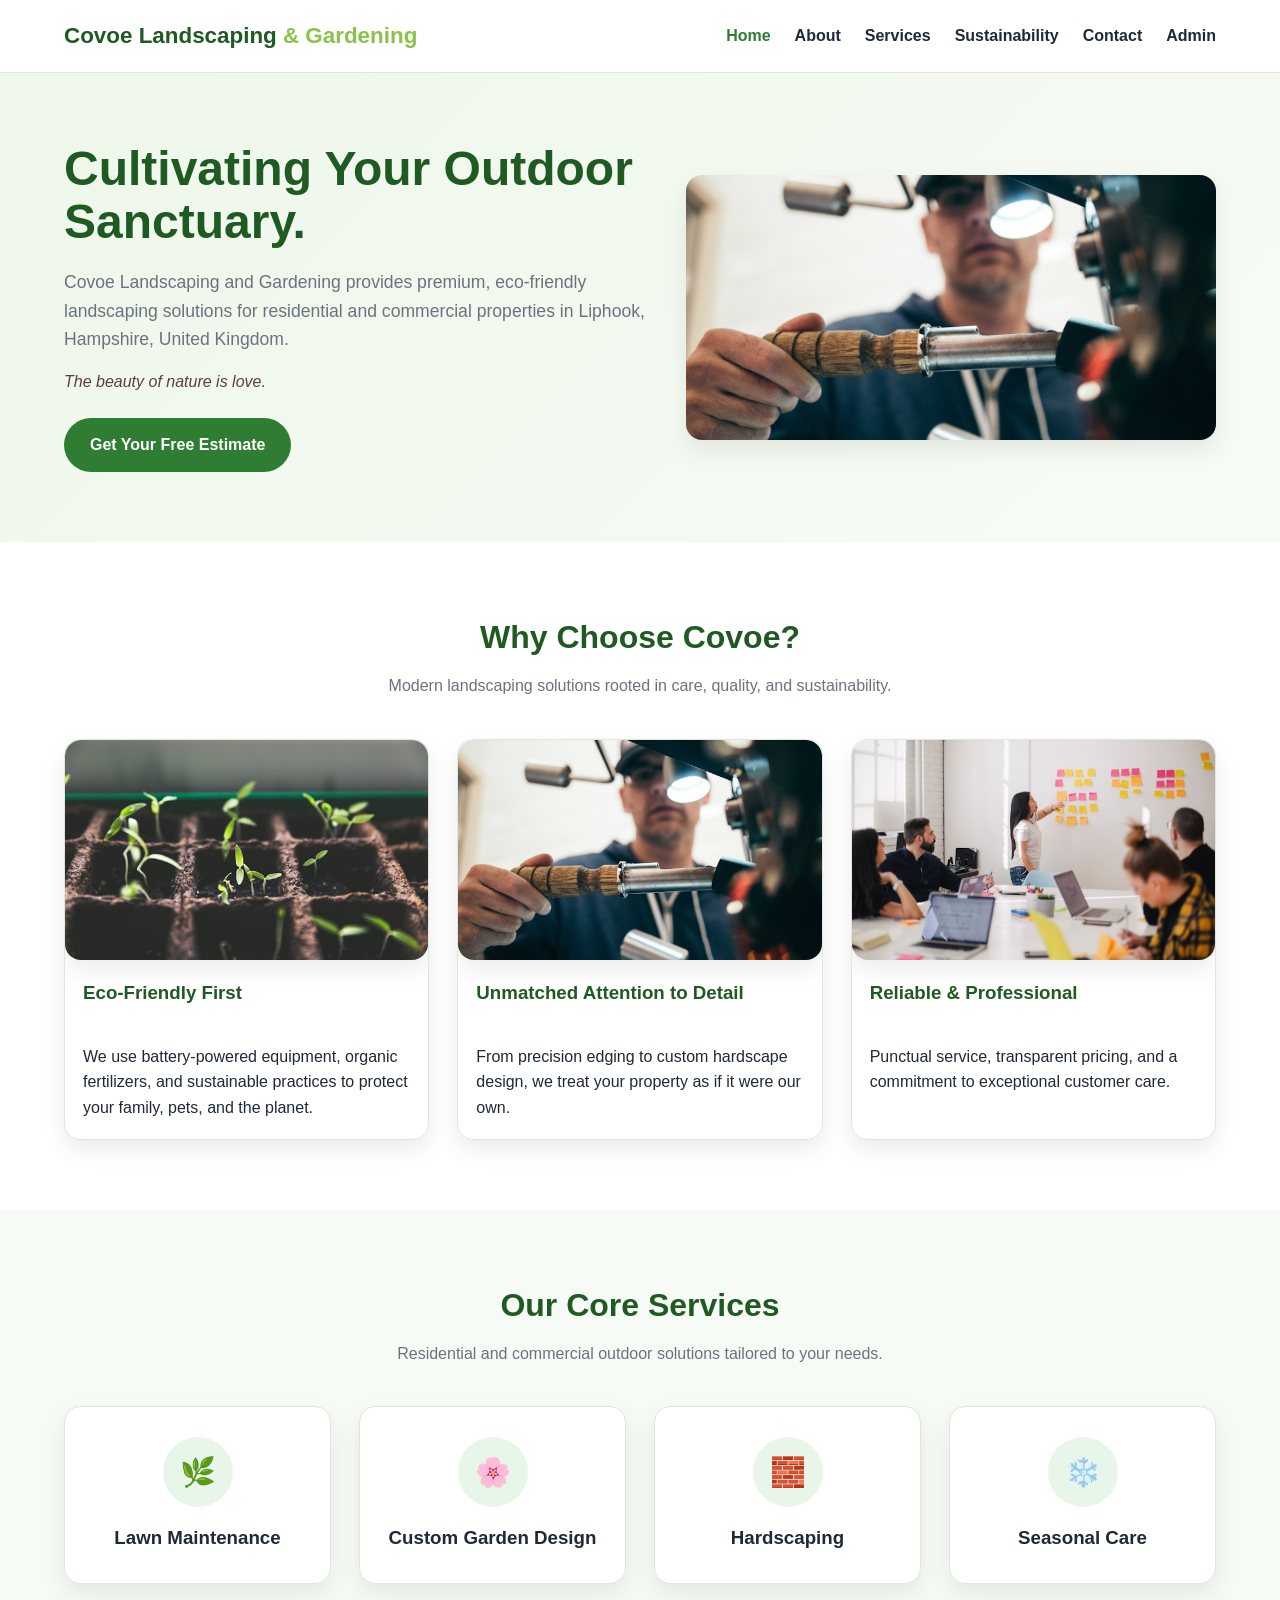
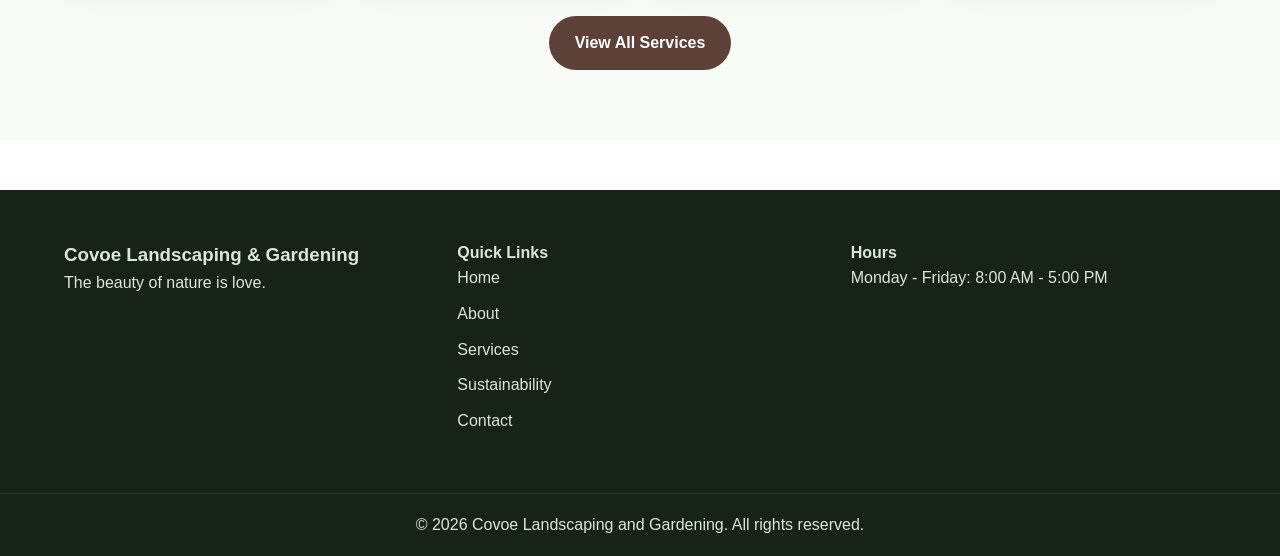
<file: index.html>
<!DOCTYPE html>
<html lang="en">
<head>
  <meta charset="UTF-8" />
  <meta name="viewport" content="width=device-width, initial-scale=1.0" />
  <meta name="description" content="Covoe Landscaping and Gardening provides premium, eco-friendly landscaping solutions for residential and commercial properties." />
  <meta name="google-site-verification" content="add_your_google_verification_code_here" />
  <title>Covoe Landscaping and Gardening | Home</title>
  <link rel="stylesheet" href="css/style.css" />
</head>
<body>
  <header class="site-header">
    <div class="container nav-container">
      <a href="index.html" class="logo">Covoe Landscaping <span>& Gardening</span></a>
      <button class="menu-toggle" id="menu-toggle" aria-label="Toggle Menu">☰</button>
      <nav class="nav" id="nav">
        <ul>
          <li><a href="index.html" class="active">Home</a></li>
          <li><a href="about.html">About</a></li>
          <li><a href="services.html">Services</a></li>
          <li><a href="sustainability.html">Sustainability</a></li>
          <li><a href="contact.html">Contact</a></li>
          <li><a href="admin.html">Admin</a></li>
        </ul>
      </nav>
    </div>
  </header>

  <main>
    <section class="hero">
      <div class="hero-overlay"></div>
      <div class="container hero-content">
        <div class="hero-text">
          <h1>Cultivating Your Outdoor Sanctuary.</h1>
          <p class="subheadline">
            Covoe Landscaping and Gardening provides premium, eco-friendly landscaping
            solutions for residential and commercial properties in Liphook, Hampshire, United Kingdom.
          </p>
          <p class="tagline">The beauty of nature is love.</p>
          <a href="contact.html" class="btn btn-primary">Get Your Free Estimate</a>
        </div>
        <div class="hero-image">
          <img src="images/hero-placeholder.jpg" alt="Hero banner placeholder for landscaped lawn and hardscaping" />
        </div>
      </div>
    </section>

    <section class="section">
      <div class="container">
        <div class="section-title">
          <h2>Why Choose Covoe?</h2>
          <p>Modern landscaping solutions rooted in care, quality, and sustainability.</p>
        </div>

        <div class="feature-grid">
          <article class="feature-card">
            <img src="images/eco-placeholder.jpg" alt="Placeholder image for eco-friendly landscaping" />
            <h3>Eco-Friendly First</h3>
            <p>
              We use battery-powered equipment, organic fertilizers, and sustainable
              practices to protect your family, pets, and the planet.
            </p>
          </article>

          <article class="feature-card">
            <img src="images/detail-placeholder.jpg" alt="Placeholder image for detailed lawn edging and stone walkway" />
            <h3>Unmatched Attention to Detail</h3>
            <p>
              From precision edging to custom hardscape design, we treat your property
              as if it were our own.
            </p>
          </article>

          <article class="feature-card">
            <img src="images/professional-placeholder.jpg" alt="Placeholder image for professional landscaping team" />
            <h3>Reliable & Professional</h3>
            <p>
              Punctual service, transparent pricing, and a commitment to exceptional
              customer care.
            </p>
          </article>
        </div>
      </div>
    </section>

    <section class="section section-light">
      <div class="container">
        <div class="section-title">
          <h2>Our Core Services</h2>
          <p>Residential and commercial outdoor solutions tailored to your needs.</p>
        </div>

        <div class="services-grid">
          <div class="service-box">
            <div class="icon-circle">🌿</div>
            <h3>Lawn Maintenance</h3>
          </div>
          <div class="service-box">
            <div class="icon-circle">🌸</div>
            <h3>Custom Garden Design</h3>
          </div>
          <div class="service-box">
            <div class="icon-circle">🧱</div>
            <h3>Hardscaping</h3>
          </div>
          <div class="service-box">
            <div class="icon-circle">❄️</div>
            <h3>Seasonal Care</h3>
          </div>
        </div>

        <div class="center">
          <a href="services.html" class="btn btn-secondary">View All Services</a>
        </div>
      </div>
    </section>
  </main>

  <footer class="site-footer">
    <div class="container footer-grid">
      <div>
        <h3>Covoe Landscaping & Gardening</h3>
        <p>The beauty of nature is love.</p>
      </div>
      <div>
        <h4>Quick Links</h4>
        <ul class="footer-links">
          <li><a href="index.html">Home</a></li>
          <li><a href="about.html">About</a></li>
          <li><a href="services.html">Services</a></li>
          <li><a href="sustainability.html">Sustainability</a></li>
          <li><a href="contact.html">Contact</a></li>
        </ul>
      </div>
      <div>
        <h4>Hours</h4>
        <ul class="footer-links">
          <li>Monday - Friday: 8:00 AM - 5:00 PM</li>
        </ul>
      </div>
    </div>
    <div class="footer-bottom">
      <p>&copy; 2026 Covoe Landscaping and Gardening. All rights reserved.</p>
    </div>
  </footer>

  <script src="js/script.js"></script>
</body>
</html>
</file>
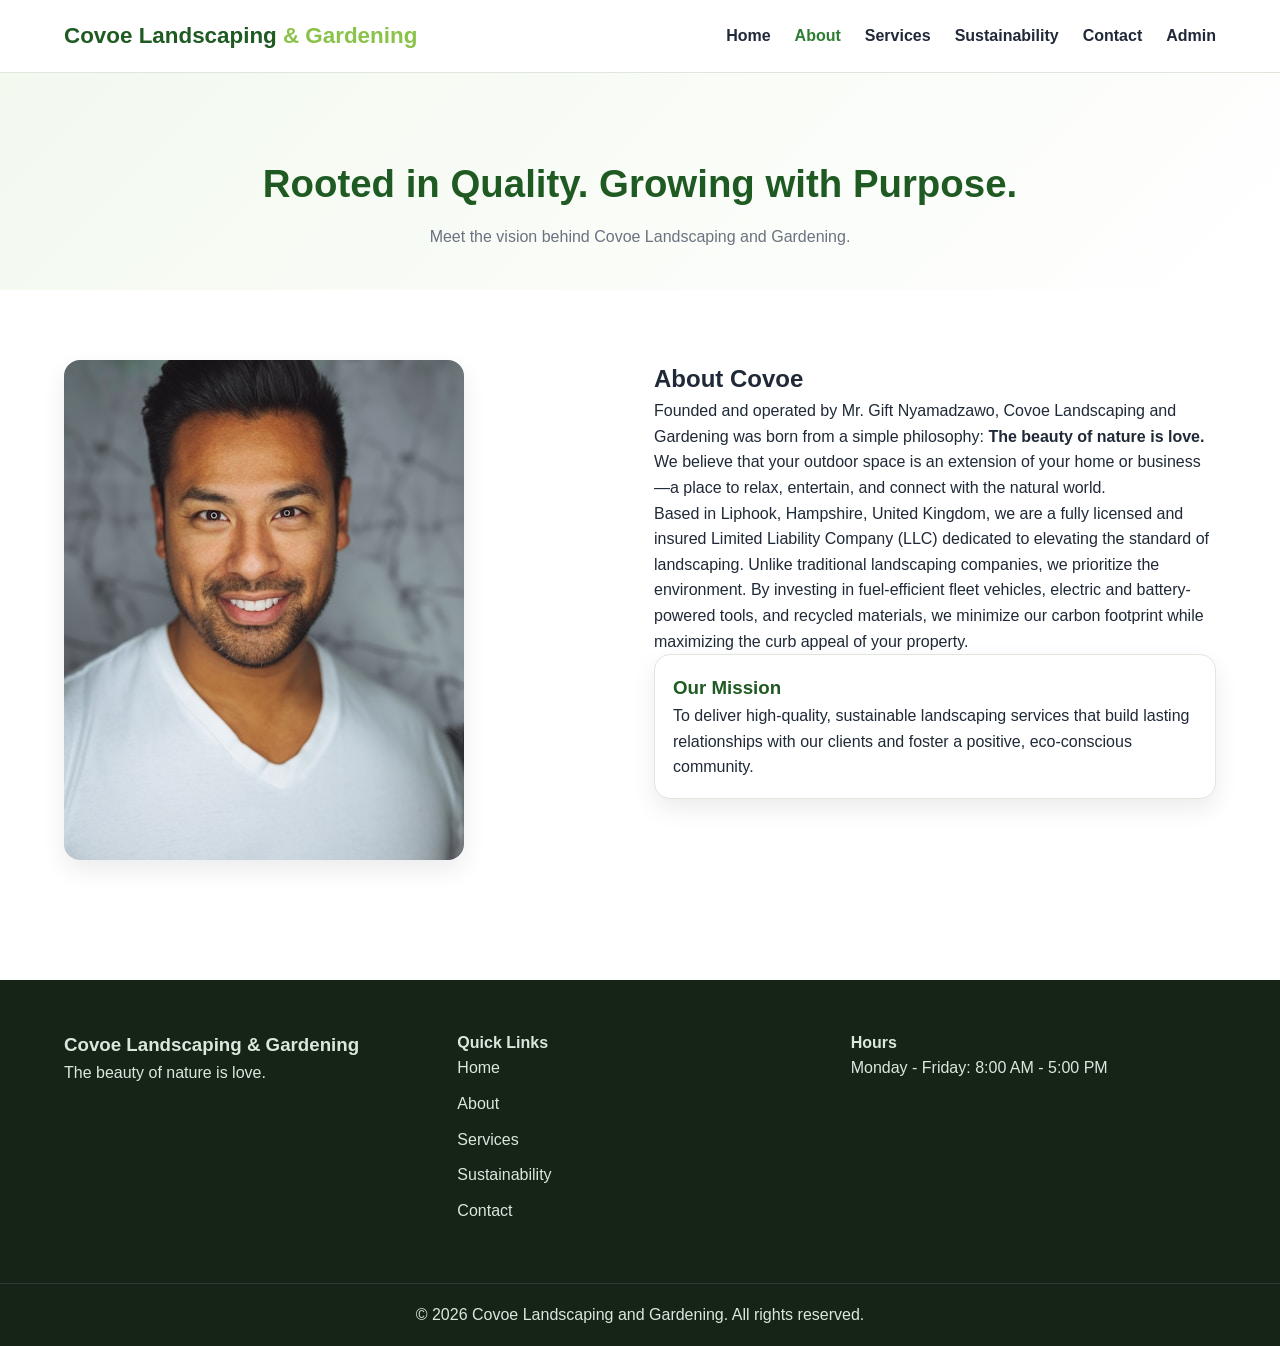
<file: about.html>
<!DOCTYPE html>
<html lang="en">
<head>
  <meta charset="UTF-8" />
  <meta name="viewport" content="width=device-width, initial-scale=1.0" />
  <meta name="description" content="Learn about Covoe Landscaping and Gardening, founded by Mr. Gift Nyamadzawo." />
  <meta name="google-site-verification" content="add_your_google_verification_code_here" />
  <title>About Us | Covoe Landscaping and Gardening</title>
  <link rel="stylesheet" href="css/style.css" />
</head>
<body>
  <header class="site-header">
    <div class="container nav-container">
      <a href="index.html" class="logo">Covoe Landscaping <span>& Gardening</span></a>
      <button class="menu-toggle" id="menu-toggle" aria-label="Toggle Menu">☰</button>
      <nav class="nav" id="nav">
        <ul>
          <li><a href="index.html">Home</a></li>
          <li><a href="about.html" class="active">About</a></li>
          <li><a href="services.html">Services</a></li>
          <li><a href="sustainability.html">Sustainability</a></li>
          <li><a href="contact.html">Contact</a></li>
          <li><a href="admin.html">Admin</a></li>
        </ul>
      </nav>
    </div>
  </header>

  <main>
    <section class="page-banner">
      <div class="container">
        <h1>Rooted in Quality. Growing with Purpose.</h1>
        <p>Meet the vision behind Covoe Landscaping and Gardening.</p>
      </div>
    </section>

    <section class="section">
      <div class="container two-column">
        <div>
          <img src="images/founder-placeholder.jpg" alt="Founder portrait placeholder" class="rounded-image" />
        </div>
        <div>
          <h2>About Covoe</h2>
          <p>
            Founded and operated by Mr. Gift Nyamadzawo, Covoe Landscaping and Gardening
            was born from a simple philosophy: <strong>The beauty of nature is love.</strong>
            We believe that your outdoor space is an extension of your home or business—a
            place to relax, entertain, and connect with the natural world.
          </p>
          <p>
            Based in Liphook, Hampshire, United Kingdom, we are a fully licensed and insured Limited Liability
            Company (LLC) dedicated to elevating the standard of landscaping. Unlike
            traditional landscaping companies, we prioritize the environment. By investing
            in fuel-efficient fleet vehicles, electric and battery-powered tools, and
            recycled materials, we minimize our carbon footprint while maximizing the curb
            appeal of your property.
          </p>
          <div class="mission-box">
            <h3>Our Mission</h3>
            <p>
              To deliver high-quality, sustainable landscaping services that build lasting
              relationships with our clients and foster a positive, eco-conscious community.
            </p>
          </div>
        </div>
      </div>
    </section>
  </main>

  <footer class="site-footer">
    <div class="container footer-grid">
      <div>
        <h3>Covoe Landscaping & Gardening</h3>
        <p>The beauty of nature is love.</p>
      </div>
      <div>
        <h4>Quick Links</h4>
        <ul class="footer-links">
          <li><a href="index.html">Home</a></li>
          <li><a href="about.html">About</a></li>
          <li><a href="services.html">Services</a></li>
          <li><a href="sustainability.html">Sustainability</a></li>
          <li><a href="contact.html">Contact</a></li>
        </ul>
      </div>
      <div>
        <h4>Hours</h4>
        <ul class="footer-links">
          <li>Monday - Friday: 8:00 AM - 5:00 PM</li>
        </ul>
      </div>
    </div>
    <div class="footer-bottom">
      <p>&copy; 2026 Covoe Landscaping and Gardening. All rights reserved.</p>
    </div>
  </footer>

  <script src="js/script.js"></script>
</body>
</html>
</file>
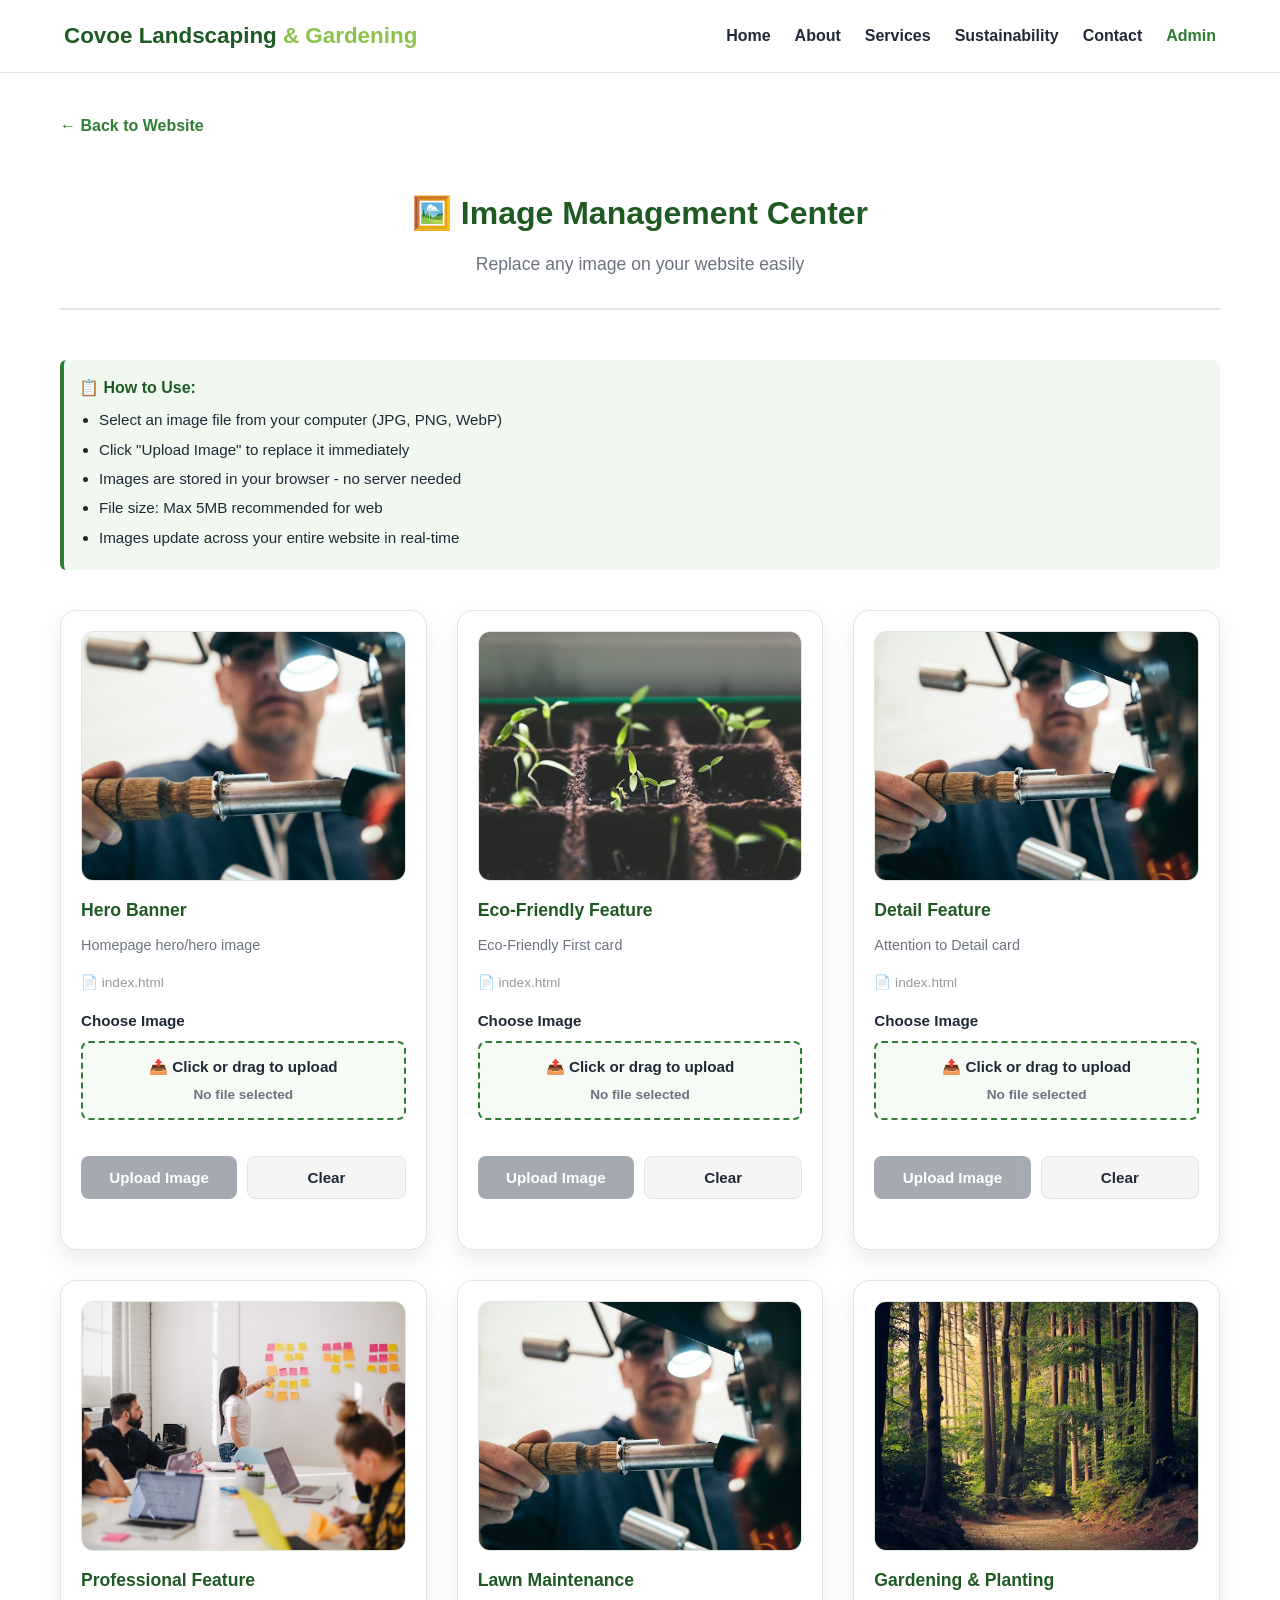
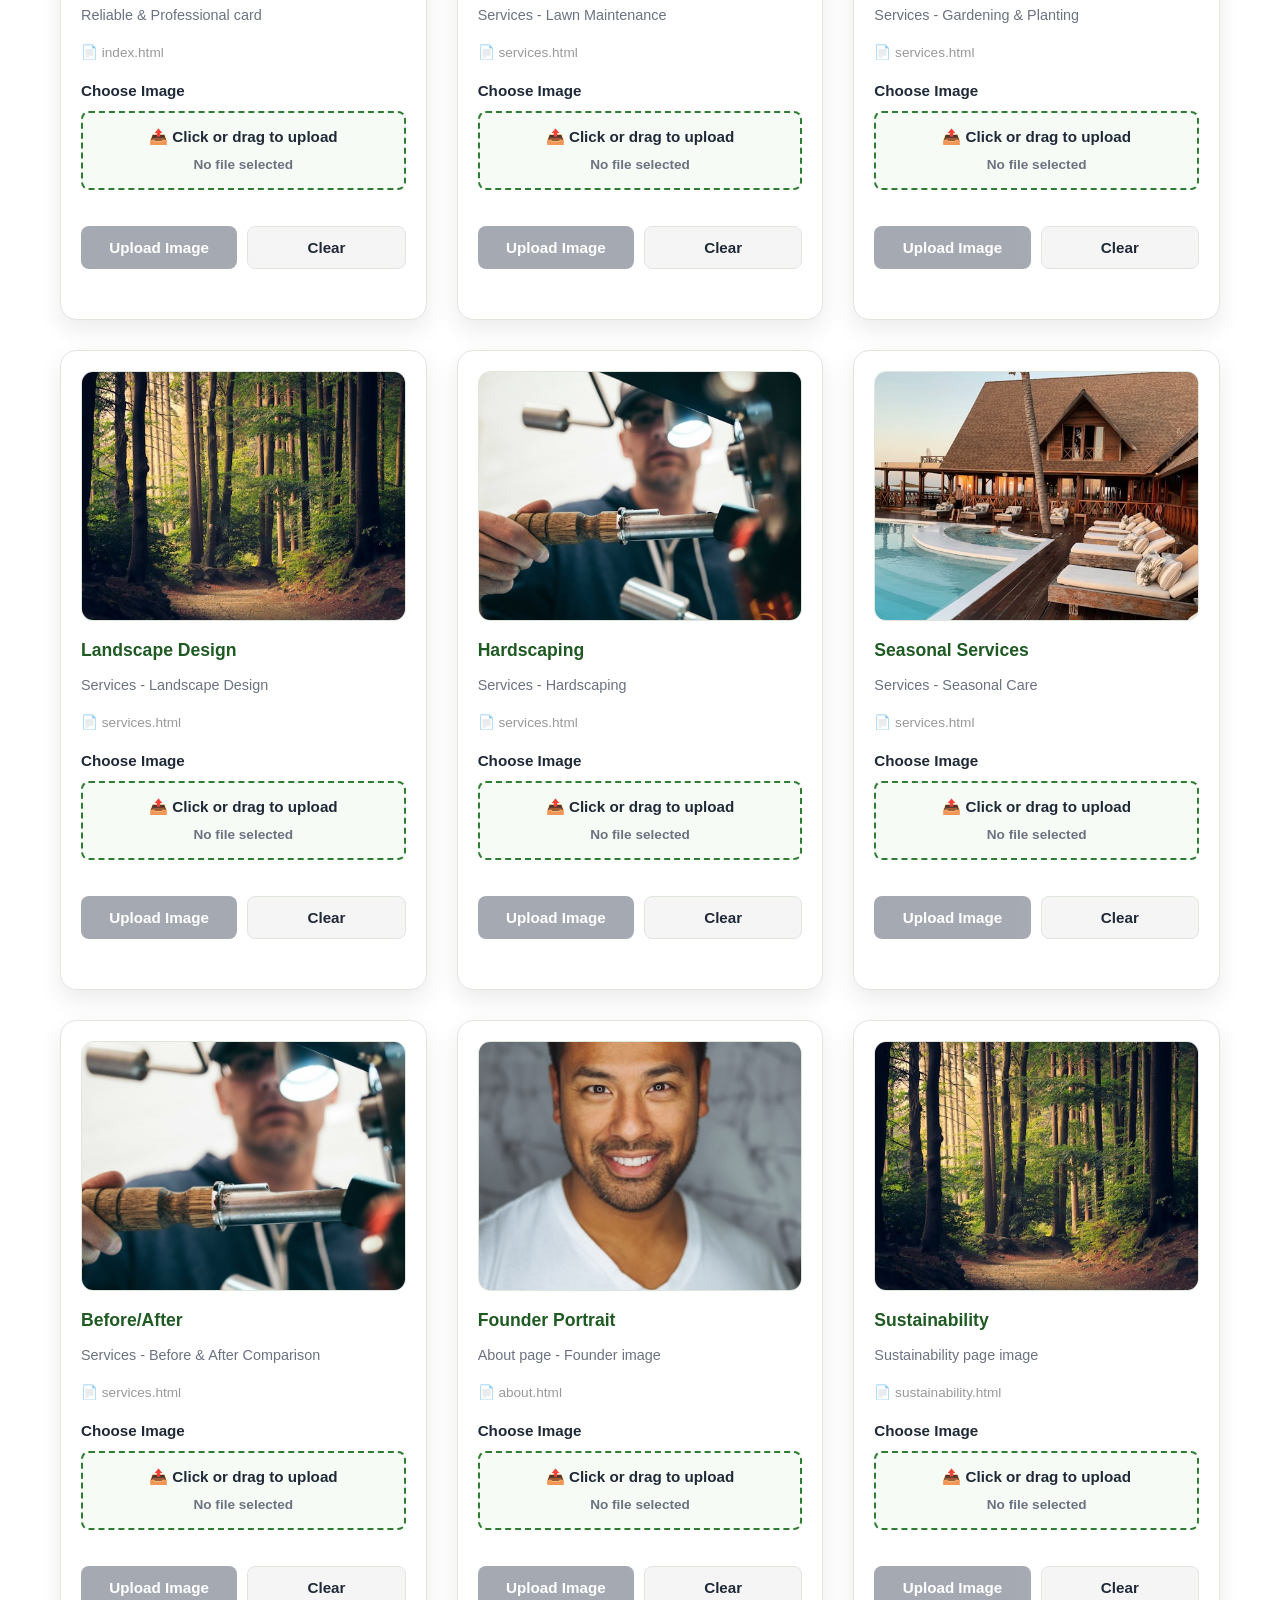
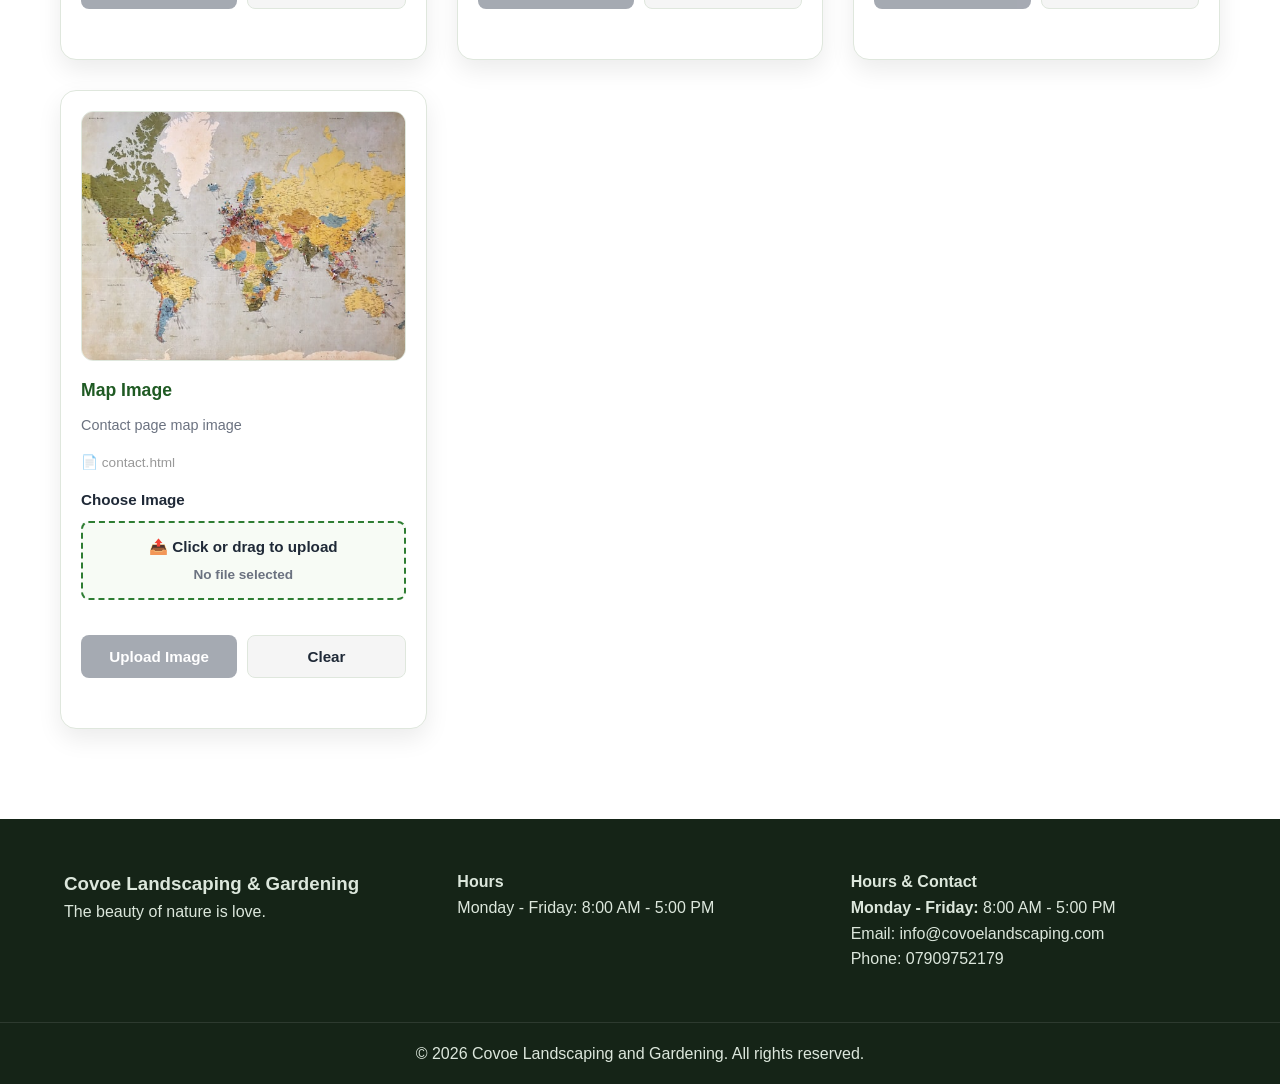
<file: admin.html>
<!DOCTYPE html>
<html lang="en">
<head>
  <meta charset="UTF-8" />
  <meta name="viewport" content="width=device-width, initial-scale=1.0" />
  <meta name="description" content="Covoe Landscaping - Image Management Admin Panel" />
  <meta name="google-site-verification" content="add_your_google_verification_code_here" />
  <title>Admin - Image Management | Covoe Landscaping</title>
  <link rel="stylesheet" href="css/style.css" />
  <style>
    .admin-container {
      max-width: 1200px;
      margin: 0 auto;
      padding: 40px 20px;
    }

    .admin-header {
      text-align: center;
      margin-bottom: 50px;
      padding: 30px 0;
      border-bottom: 2px solid var(--border);
    }

    .admin-header h1 {
      color: var(--primary-dark);
      margin-bottom: 10px;
    }

    .admin-header p {
      color: var(--muted);
      font-size: 1.1rem;
    }

    .image-grid {
      display: grid;
      grid-template-columns: repeat(auto-fit, minmax(300px, 1fr));
      gap: 30px;
      margin-top: 40px;
    }

    .image-card {
      background: var(--white);
      border: 1px solid var(--border);
      border-radius: var(--radius);
      box-shadow: var(--shadow);
      padding: 20px;
      overflow: hidden;
    }

    .image-preview {
      width: 100%;
      height: 250px;
      border-radius: 12px;
      object-fit: cover;
      margin-bottom: 15px;
      border: 1px solid var(--border);
    }

    .image-card h3 {
      color: var(--primary-dark);
      font-size: 1.1rem;
      margin-bottom: 10px;
    }

    .image-card p {
      color: var(--muted);
      font-size: 0.9rem;
      margin-bottom: 15px;
    }

    .upload-section {
      margin-bottom: 20px;
    }

    .upload-section label {
      display: block;
      font-weight: 700;
      margin-bottom: 8px;
      color: var(--text);
      font-size: 0.95rem;
    }

    .file-input-wrapper {
      position: relative;
      overflow: hidden;
      display: inline-block;
      width: 100%;
    }

    .file-input-wrapper input[type="file"] {
      position: absolute;
      left: -9999px;
    }

    .file-input-label {
      display: block;
      padding: 12px;
      background: var(--light);
      border: 2px dashed var(--primary);
      border-radius: 8px;
      text-align: center;
      cursor: pointer;
      color: var(--primary);
      font-weight: 600;
      transition: all var(--transition);
    }

    .file-input-label:hover {
      background: var(--primary);
      color: var(--white);
    }

    .file-name {
      display: block;
      font-size: 0.85rem;
      color: var(--muted);
      margin-top: 5px;
    }

    .button-group {
      display: flex;
      gap: 10px;
      margin-top: 15px;
    }

    .upload-btn,
    .clear-btn {
      flex: 1;
      padding: 12px;
      border: none;
      border-radius: 8px;
      font-weight: 600;
      cursor: pointer;
      transition: all var(--transition);
      font-size: 0.95rem;
    }

    .upload-btn {
      background: var(--primary);
      color: var(--white);
    }

    .upload-btn:hover:not(:disabled) {
      background: var(--primary-dark);
    }

    .upload-btn:disabled {
      background: var(--muted);
      cursor: not-allowed;
      opacity: 0.6;
    }

    .clear-btn {
      background: #f5f5f5;
      color: var(--text);
      border: 1px solid var(--border);
    }

    .clear-btn:hover {
      background: #e0e0e0;
    }

    .status-message {
      margin-top: 10px;
      padding: 10px;
      border-radius: 6px;
      text-align: center;
      font-size: 0.9rem;
      min-height: 20px;
    }

    .status-message.success {
      background: #e8f5e9;
      color: #2e7d32;
    }

    .status-message.error {
      background: #ffebee;
      color: #c62828;
    }

    .status-message.info {
      background: #e3f2fd;
      color: #1976d2;
    }

    .info-box {
      background: #f0f8f0;
      border-left: 4px solid var(--primary);
      padding: 15px;
      border-radius: 6px;
      margin-bottom: 30px;
    }

    .info-box h4 {
      color: var(--primary-dark);
      margin-bottom: 8px;
    }

    .info-box ul {
      list-style: disc;
      margin-left: 20px;
      color: var(--text);
      font-size: 0.95rem;
    }

    .info-box li {
      margin-bottom: 5px;
    }

    .back-link {
      display: inline-block;
      margin-bottom: 20px;
      color: var(--primary);
      text-decoration: none;
      font-weight: 600;
      transition: color var(--transition);
    }

    .back-link:hover {
      color: var(--primary-dark);
    }
  </style>
</head>
<body>
  <header class="site-header">
    <div class="container nav-container">
      <a href="index.html" class="logo">Covoe Landscaping <span>& Gardening</span></a>
      <button class="menu-toggle" id="menu-toggle" aria-label="Toggle Menu">☰</button>
      <nav class="nav" id="nav">
        <ul>
          <li><a href="index.html">Home</a></li>
          <li><a href="about.html">About</a></li>
          <li><a href="services.html">Services</a></li>
          <li><a href="sustainability.html">Sustainability</a></li>
          <li><a href="contact.html">Contact</a></li>
          <li><a href="admin.html" class="active">Admin</a></li>
        </ul>
      </nav>
    </div>
  </header>

  <main>
    <div class="admin-container">
      <a href="index.html" class="back-link">← Back to Website</a>

      <div class="admin-header">
        <h1>🖼️ Image Management Center</h1>
        <p>Replace any image on your website easily</p>
      </div>

      <div class="info-box">
        <h4>📋 How to Use:</h4>
        <ul>
          <li>Select an image file from your computer (JPG, PNG, WebP)</li>
          <li>Click "Upload Image" to replace it immediately</li>
          <li>Images are stored in your browser - no server needed</li>
          <li>File size: Max 5MB recommended for web</li>
          <li>Images update across your entire website in real-time</li>
        </ul>
      </div>

      <div class="image-grid" id="imageGrid"></div>
    </div>
  </main>

  <footer class="site-footer">
    <div class="container footer-grid">
      <div>
        <h3>Covoe Landscaping & Gardening</h3>
        <p>The beauty of nature is love.</p>
      </div>
      <div>
        <h4>Hours</h4>
        <ul class="footer-links">
          <li>Monday - Friday: 8:00 AM - 5:00 PM</li>
        </ul>
      </div>
      <div>
        <h4>Hours & Contact</h4>
        <p><strong>Monday - Friday:</strong> 8:00 AM - 5:00 PM</p>
        <p>Email: info@covoelandscaping.com</p>
        <p>Phone: 07909752179</p>
      </div>
    </div>
    <div class="footer-bottom">
      <p>&copy; 2026 Covoe Landscaping and Gardening. All rights reserved.</p>
    </div>
  </footer>

  <script>
    // Image management data
    const images = [
      { id: 'hero', name: 'Hero Banner', description: 'Homepage hero/hero image', location: 'images/hero-placeholder.jpg', pages: ['index.html'] },
      { id: 'eco', name: 'Eco-Friendly Feature', description: 'Eco-Friendly First card', location: 'images/eco-placeholder.jpg', pages: ['index.html'] },
      { id: 'detail', name: 'Detail Feature', description: 'Attention to Detail card', location: 'images/detail-placeholder.jpg', pages: ['index.html'] },
      { id: 'professional', name: 'Professional Feature', description: 'Reliable & Professional card', location: 'images/professional-placeholder.jpg', pages: ['index.html'] },
      { id: 'lawn', name: 'Lawn Maintenance', description: 'Services - Lawn Maintenance', location: 'images/lawn-placeholder.jpg', pages: ['services.html'] },
      { id: 'garden', name: 'Gardening & Planting', description: 'Services - Gardening & Planting', location: 'images/garden-placeholder.jpg', pages: ['services.html'] },
      { id: 'design', name: 'Landscape Design', description: 'Services - Landscape Design', location: 'images/design-placeholder.jpg', pages: ['services.html'] },
      { id: 'hardscape', name: 'Hardscaping', description: 'Services - Hardscaping', location: 'images/hardscape-placeholder.jpg', pages: ['services.html'] },
      { id: 'seasonal', name: 'Seasonal Services', description: 'Services - Seasonal Care', location: 'images/seasonal-placeholder.jpg', pages: ['services.html'] },
      { id: 'before-after', name: 'Before/After', description: 'Services - Before & After Comparison', location: 'images/before-after-placeholder.jpg', pages: ['services.html'] },
      { id: 'founder', name: 'Founder Portrait', description: 'About page - Founder image', location: 'images/founder-placeholder.jpg', pages: ['about.html'] },
      { id: 'sustainability', name: 'Sustainability', description: 'Sustainability page image', location: 'images/sustainability-placeholder.jpg', pages: ['sustainability.html'] },
      { id: 'map', name: 'Map Image', description: 'Contact page map image', location: 'images/map-placeholder.jpg', pages: ['contact.html'] }
    ];

    // Initialize admin panel
    function initializeAdmin() {
      const grid = document.getElementById('imageGrid');
      
      images.forEach(image => {
        const card = document.createElement('div');
        card.className = 'image-card';
        card.innerHTML = `
          <img src="${image.location}?t=${Date.now()}" alt="${image.name}" class="image-preview" id="preview-${image.id}" />
          <h3>${image.name}</h3>
          <p>${image.description}</p>
          <p style="font-size: 0.85rem; color: #999;">📄 ${image.pages.join(', ')}</p>
          
          <div class="upload-section">
            <label for="file-${image.id}">Choose Image</label>
            <div class="file-input-wrapper">
              <input type="file" id="file-${image.id}" accept="image/jpeg,image/png,image/webp" />
              <label for="file-${image.id}" class="file-input-label">
                📤 Click or drag to upload
                <span class="file-name" id="filename-${image.id}">No file selected</span>
              </label>
            </div>
          </div>

          <div class="button-group">
            <button class="upload-btn" id="btn-${image.id}" onclick="uploadImage('${image.id}')" disabled>
              Upload Image
            </button>
            <button class="clear-btn" onclick="clearFile('${image.id}')">Clear</button>
          </div>

          <div class="status-message" id="status-${image.id}"></div>
        `;
        
        grid.appendChild(card);

        // Setup file input listener
        const fileInput = document.getElementById(`file-${image.id}`);
        const uploadBtn = document.getElementById(`btn-${image.id}`);
        const fileNameSpan = document.getElementById(`filename-${image.id}`);

        fileInput.addEventListener('change', function() {
          if (this.files && this.files[0]) {
            const file = this.files[0];
            fileNameSpan.textContent = file.name;
            uploadBtn.disabled = false;
          }
        });

        // Drag and drop support
        const label = fileInput.parentElement.querySelector('.file-input-label');
        label.addEventListener('dragover', (e) => {
          e.preventDefault();
          label.style.background = 'var(--primary)';
          label.style.color = 'var(--white)';
        });

        label.addEventListener('dragleave', () => {
          label.style.background = '';
          label.style.color = '';
        });

        label.addEventListener('drop', (e) => {
          e.preventDefault();
          label.style.background = '';
          label.style.color = '';
          if (e.dataTransfer.files && e.dataTransfer.files[0]) {
            fileInput.files = e.dataTransfer.files;
            fileInput.dispatchEvent(new Event('change'));
          }
        });
      });
    }

    // Upload image function
    async function uploadImage(imageId) {
      const fileInput = document.getElementById(`file-${imageId}`);
      const statusMessage = document.getElementById(`status-${imageId}`);
      const preview = document.getElementById(`preview-${imageId}`);
      const uploadBtn = document.getElementById(`btn-${imageId}`);

      if (!fileInput.files || !fileInput.files[0]) {
        showStatus(statusMessage, 'error', 'No file selected');
        return;
      }

      const file = fileInput.files[0];

      // Validate file size (5MB max)
      if (file.size > 5 * 1024 * 1024) {
        showStatus(statusMessage, 'error', 'File too large (max 5MB)');
        return;
      }

      // Validate file type
      if (!['image/jpeg', 'image/png', 'image/webp'].includes(file.type)) {
        showStatus(statusMessage, 'error', 'Invalid file type. Use JPG, PNG, or WebP');
        return;
      }

      try {
        uploadBtn.disabled = true;
        showStatus(statusMessage, 'info', 'Uploading...');

        // Create FormData
        const formData = new FormData();
        formData.append('file', file);
        formData.append('imageName', imageId);

        // In a real application, this would upload to a server
        // For now, we'll use localStorage to simulate persistence
        const reader = new FileReader();
        reader.onload = function(e) {
          localStorage.setItem(`image-${imageId}`, e.target.result);
          preview.src = e.target.result;
          showStatus(statusMessage, 'success', `✓ Image updated! (${(file.size / 1024).toFixed(1)} KB)`);
          fileInput.value = '';
          uploadBtn.disabled = true;
          document.getElementById(`filename-${imageId}`).textContent = 'No file selected';
          
          // Update preview across website
          updateImageOnAllPages(imageId, e.target.result);
        };
        reader.readAsDataURL(file);
      } catch (error) {
        showStatus(statusMessage, 'error', 'Upload failed: ' + error.message);
        uploadBtn.disabled = false;
      }
    }

    // Clear file input
    function clearFile(imageId) {
      const fileInput = document.getElementById(`file-${imageId}`);
      const fileNameSpan = document.getElementById(`filename-${imageId}`);
      const uploadBtn = document.getElementById(`btn-${imageId}`);
      const statusMessage = document.getElementById(`status-${imageId}`);

      fileInput.value = '';
      fileNameSpan.textContent = 'No file selected';
      uploadBtn.disabled = true;
      statusMessage.textContent = '';
    }

    // Update image on all pages
    function updateImageOnAllPages(imageId, imageData) {
      const imageMap = {
        'hero': 'hero-placeholder.jpg',
        'eco': 'eco-placeholder.jpg',
        'detail': 'detail-placeholder.jpg',
        'professional': 'professional-placeholder.jpg',
        'lawn': 'lawn-placeholder.jpg',
        'garden': 'garden-placeholder.jpg',
        'design': 'design-placeholder.jpg',
        'hardscape': 'hardscape-placeholder.jpg',
        'seasonal': 'seasonal-placeholder.jpg',
        'before-after': 'before-after-placeholder.jpg',
        'founder': 'founder-placeholder.jpg',
        'sustainability': 'sustainability-placeholder.jpg',
        'map': 'map-placeholder.jpg'
      };

      // Update all img tags with this source across all pages
      document.querySelectorAll(`img[src*="${imageMap[imageId]}"]`).forEach(img => {
        img.src = imageData;
      });
    }

    // Show status message
    function showStatus(element, type, message) {
      element.className = `status-message ${type}`;
      element.textContent = message;
    }

    // Load stored images on page load
    function loadStoredImages() {
      images.forEach(image => {
        const stored = localStorage.getItem(`image-${image.id}`);
        if (stored) {
          const preview = document.getElementById(`preview-${image.id}`);
          if (preview) {
            preview.src = stored;
          }
        }
      });
    }

    // Menu toggle setup
    document.addEventListener('DOMContentLoaded', function() {
      const menuToggle = document.getElementById('menu-toggle');
      const nav = document.getElementById('nav');

      if (menuToggle && nav) {
        menuToggle.addEventListener('click', function() {
          nav.classList.toggle('open');
        });
      }

      // Initialize
      initializeAdmin();
      loadStoredImages();
    });
  </script>
</body>
</html>
</file>
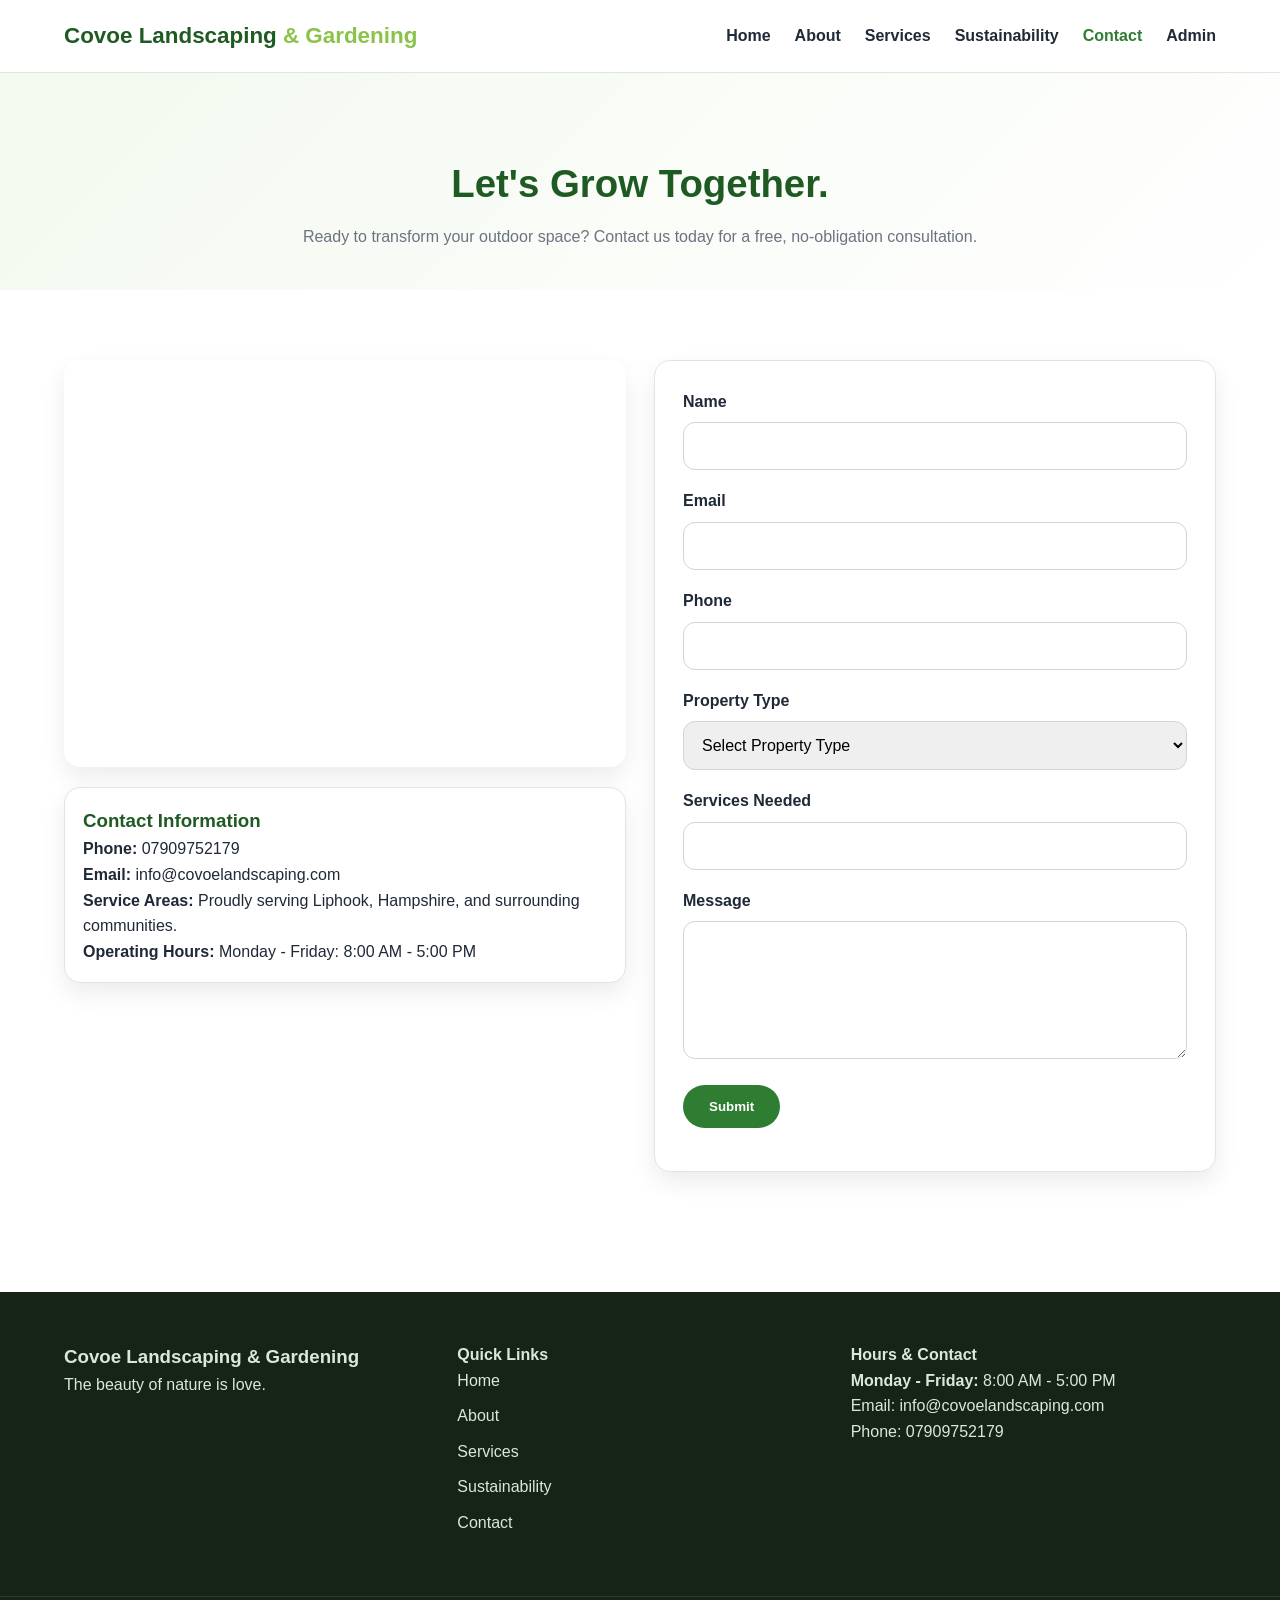
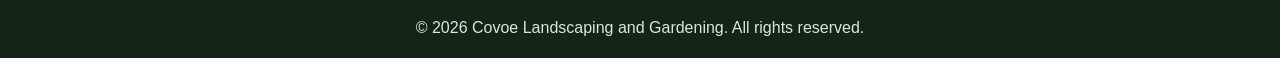
<file: contact.html>
<!DOCTYPE html>
<html lang="en">
<head>
  <meta charset="UTF-8" />
  <meta name="viewport" content="width=device-width, initial-scale=1.0" />
  <meta name="description" content="Contact Covoe Landscaping and Gardening for a free estimate." />
  <meta name="google-site-verification" content="add_your_google_verification_code_here" />
  <title>Contact | Covoe Landscaping and Gardening</title>
  <link rel="stylesheet" href="css/style.css" />
</head>
<body>
  <header class="site-header">
    <div class="container nav-container">
      <a href="index.html" class="logo">Covoe Landscaping <span>& Gardening</span></a>
      <button class="menu-toggle" id="menu-toggle" aria-label="Toggle Menu">☰</button>
      <nav class="nav" id="nav">
        <ul>
          <li><a href="index.html">Home</a></li>
          <li><a href="about.html">About</a></li>
          <li><a href="services.html">Services</a></li>
          <li><a href="sustainability.html">Sustainability</a></li>
          <li><a href="contact.html" class="active">Contact</a></li>
          <li><a href="admin.html">Admin</a></li>
        </ul>
      </nav>
    </div>
  </header>

  <main>
    <section class="page-banner">
      <div class="container">
        <h1>Let's Grow Together.</h1>
        <p>Ready to transform your outdoor space? Contact us today for a free, no-obligation consultation.</p>
      </div>
    </section>

    <section class="section">
      <div class="container contact-grid">
        <div>
          <div class="map-container">
            <iframe src="https://www.google.com/maps/embed?pb=!1m18!1m12!1m3!1d2514.5298482169604!2d-0.7555!3d51.1476!2m3!1f0!2f0!3f0!3m2!1i1024!2i768!4f13.1!3m3!1m2!1s0x4876f8c0000001!2sLiphook%2C%20Hampshire%2C%20UK!5e0!3m2!1sen!2s!4v1650000000000" width="100%" height="400" style="border:0;" allowfullscreen="" loading="lazy" referrerpolicy="no-referrer-when-downgrade"></iframe>
          </div>
          <div class="contact-info-box">
            <h3>Contact Information</h3>
            <p><strong>Phone:</strong> 07909752179</p>
            <p><strong>Email:</strong> info@covoelandscaping.com</p>
            <p><strong>Service Areas:</strong> Proudly serving Liphook, Hampshire, and surrounding communities.</p>
            <p><strong>Operating Hours:</strong> Monday - Friday: 8:00 AM - 5:00 PM</p>
          </div>
        </div>

        <div>
          <form id="contactForm" class="contact-form" novalidate>
            <div class="form-group">
              <label for="name">Name</label>
              <input type="text" id="name" name="name" required />
              <small class="error-message"></small>
            </div>

            <div class="form-group">
              <label for="email">Email</label>
              <input type="email" id="email" name="email" required />
              <small class="error-message"></small>
            </div>

            <div class="form-group">
              <label for="phone">Phone</label>
              <input type="tel" id="phone" name="phone" required />
              <small class="error-message"></small>
            </div>

            <div class="form-group">
              <label for="propertyType">Property Type</label>
              <select id="propertyType" name="propertyType" required>
                <option value="">Select Property Type</option>
                <option value="Residential">Residential</option>
                <option value="Commercial">Commercial</option>
              </select>
              <small class="error-message"></small>
            </div>

            <div class="form-group">
              <label for="servicesNeeded">Services Needed</label>
              <input type="text" id="servicesNeeded" name="servicesNeeded" required />
              <small class="error-message"></small>
            </div>

            <div class="form-group">
              <label for="message">Message</label>
              <textarea id="message" name="message" rows="6" required></textarea>
              <small class="error-message"></small>
            </div>

            <button type="submit" class="btn btn-primary">Submit</button>
            <p id="formStatus" class="form-status"></p>
          </form>
        </div>
      </div>
    </section>
  </main>

  <footer class="site-footer">
    <div class="container footer-grid">
      <div>
        <h3>Covoe Landscaping & Gardening</h3>
        <p>The beauty of nature is love.</p>
      </div>
      <div>
        <h4>Quick Links</h4>
        <ul class="footer-links">
          <li><a href="index.html">Home</a></li>
          <li><a href="about.html">About</a></li>
          <li><a href="services.html">Services</a></li>
          <li><a href="sustainability.html">Sustainability</a></li>
          <li><a href="contact.html">Contact</a></li>
        </ul>
      </div>
      <div>
        <h4>Hours & Contact</h4>
        <p><strong>Monday - Friday:</strong> 8:00 AM - 5:00 PM</p>
        <p>Email: info@covoelandscaping.com</p>
        <p>Phone: 07909752179</p>
      </div>
    </div>
    <div class="footer-bottom">
      <p>&copy; 2026 Covoe Landscaping and Gardening. All rights reserved.</p>
    </div>
  </footer>

  <script src="js/script.js"></script>
</body>
</html>
</file>
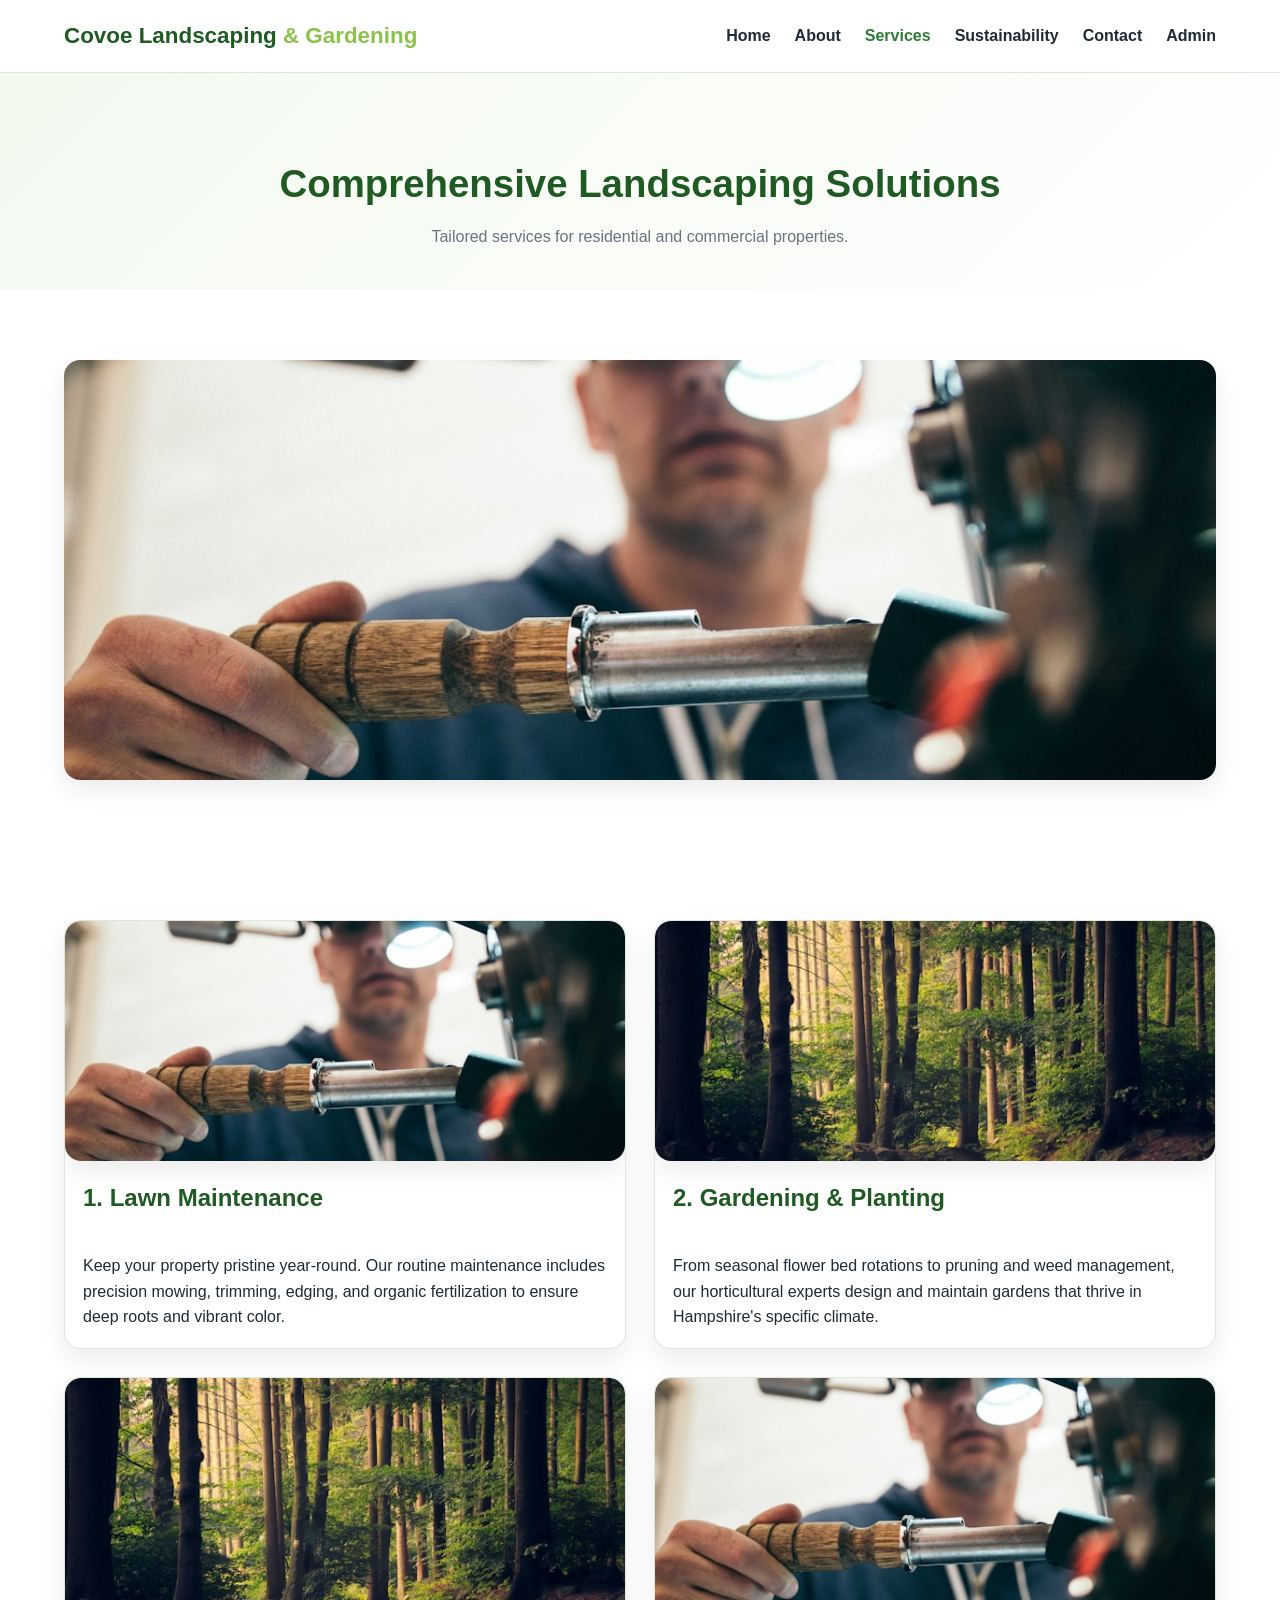
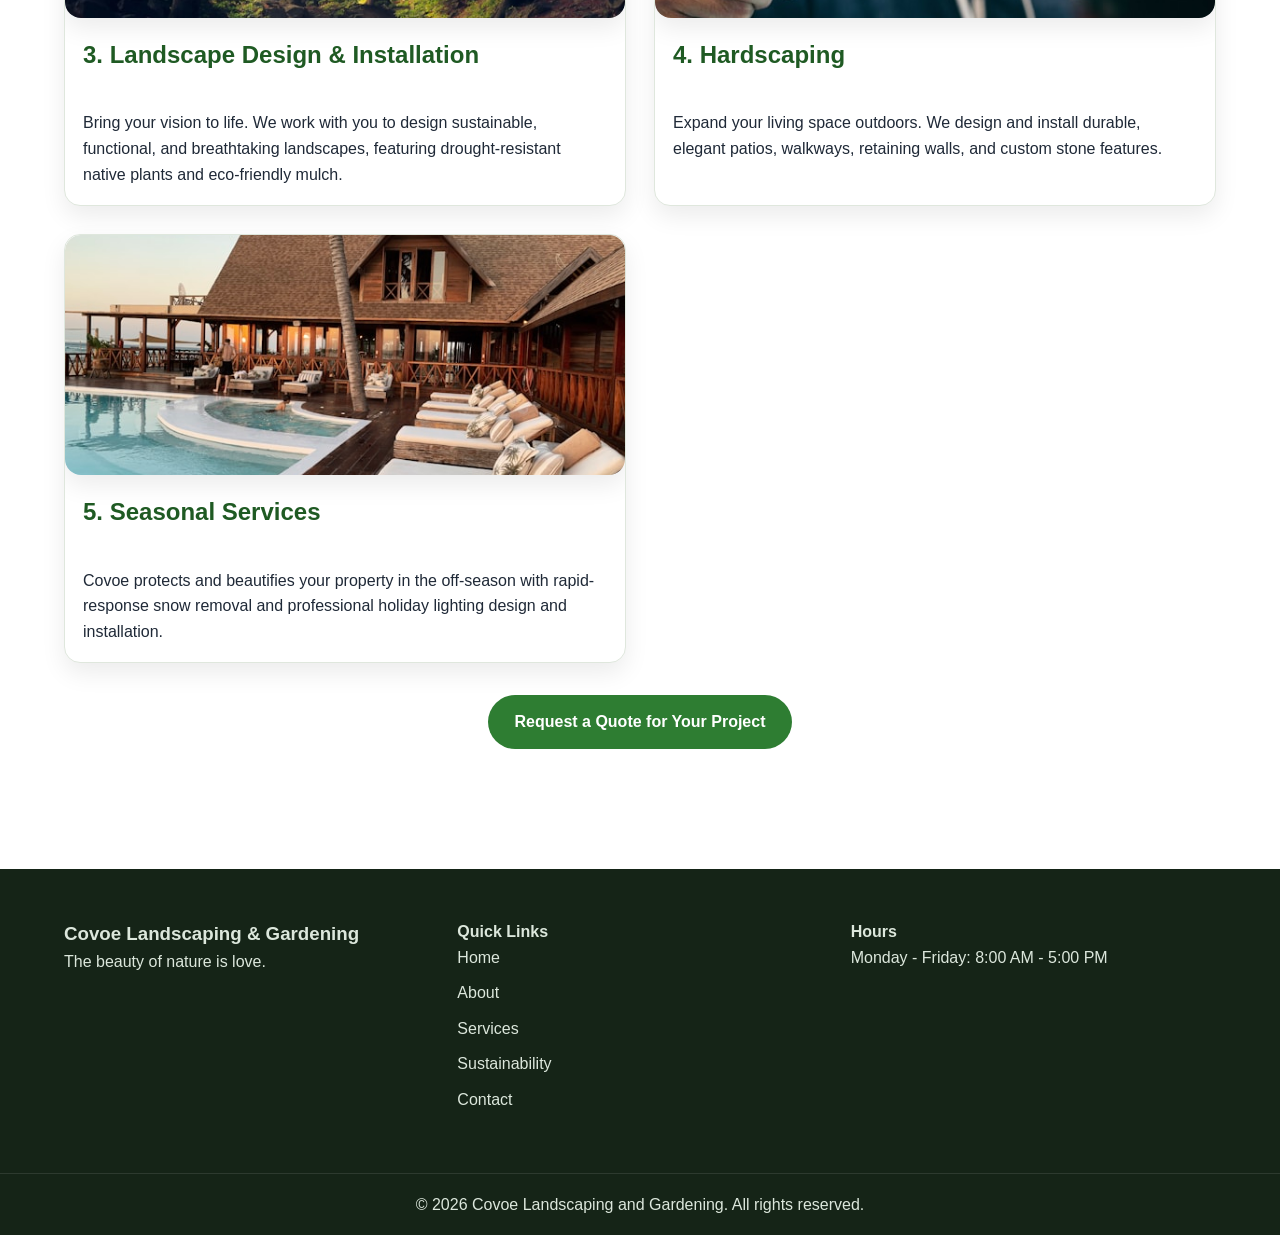
<file: services.html>
<!DOCTYPE html>
<html lang="en">
<head>
  <meta charset="UTF-8" />
  <meta name="viewport" content="width=device-width, initial-scale=1.0" />
  <meta name="description" content="Explore landscaping, gardening, hardscaping, and seasonal services by Covoe Landscaping and Gardening." />
  <meta name="google-site-verification" content="add_your_google_verification_code_here" />
  <title>Services | Covoe Landscaping and Gardening</title>
  <link rel="stylesheet" href="css/style.css" />
</head>
<body>
  <header class="site-header">
    <div class="container nav-container">
      <a href="index.html" class="logo">Covoe Landscaping <span>& Gardening</span></a>
      <button class="menu-toggle" id="menu-toggle" aria-label="Toggle Menu">☰</button>
      <nav class="nav" id="nav">
        <ul>
          <li><a href="index.html">Home</a></li>
          <li><a href="about.html">About</a></li>
          <li><a href="services.html" class="active">Services</a></li>
          <li><a href="sustainability.html">Sustainability</a></li>
          <li><a href="contact.html">Contact</a></li>
          <li><a href="admin.html">Admin</a></li>
        </ul>
      </nav>
    </div>
  </header>

  <main>
    <section class="page-banner">
      <div class="container">
        <h1>Comprehensive Landscaping Solutions</h1>
        <p>Tailored services for residential and commercial properties.</p>
      </div>
    </section>

    <section class="section">
      <div class="container">
        <img src="images/before-after-placeholder.jpg" alt="Before and after landscaping placeholder" class="wide-banner-image" />
      </div>
    </section>

    <section class="section">
      <div class="container service-detail-grid">
        <article class="service-detail-card">
          <img src="images/lawn-placeholder.jpg" alt="Lawn maintenance placeholder" />
          <h2>1. Lawn Maintenance</h2>
          <p>
            Keep your property pristine year-round. Our routine maintenance includes
            precision mowing, trimming, edging, and organic fertilization to ensure
            deep roots and vibrant color.
          </p>
        </article>

        <article class="service-detail-card">
          <img src="images/garden-placeholder.jpg" alt="Gardening and planting placeholder" />
          <h2>2. Gardening & Planting</h2>
          <p>
            From seasonal flower bed rotations to pruning and weed management, our
            horticultural experts design and maintain gardens that thrive in Hampshire's
            specific climate.
          </p>
        </article>

        <article class="service-detail-card">
          <img src="images/design-placeholder.jpg" alt="Landscape design placeholder" />
          <h2>3. Landscape Design & Installation</h2>
          <p>
            Bring your vision to life. We work with you to design sustainable, functional,
            and breathtaking landscapes, featuring drought-resistant native plants and
            eco-friendly mulch.
          </p>
        </article>

        <article class="service-detail-card">
          <img src="images/hardscape-placeholder.jpg" alt="Hardscaping placeholder" />
          <h2>4. Hardscaping</h2>
          <p>
            Expand your living space outdoors. We design and install durable, elegant patios,
            walkways, retaining walls, and custom stone features.
          </p>
        </article>

        <article class="service-detail-card">
          <img src="images/seasonal-placeholder.jpg" alt="Seasonal services placeholder" />
          <h2>5. Seasonal Services</h2>
          <p>
            Covoe protects and beautifies your property in the off-season with rapid-response
            snow removal and professional holiday lighting design and installation.
          </p>
        </article>
      </div>

      <div class="center">
        <a href="contact.html" class="btn btn-primary">Request a Quote for Your Project</a>
      </div>
    </section>
  </main>

  <footer class="site-footer">
    <div class="container footer-grid">
      <div>
        <h3>Covoe Landscaping & Gardening</h3>
        <p>The beauty of nature is love.</p>
      </div>
      <div>
        <h4>Quick Links</h4>
        <ul class="footer-links">
          <li><a href="index.html">Home</a></li>
          <li><a href="about.html">About</a></li>
          <li><a href="services.html">Services</a></li>
          <li><a href="sustainability.html">Sustainability</a></li>
          <li><a href="contact.html">Contact</a></li>
        </ul>
      </div>
      <div>
        <h4>Hours</h4>
        <ul class="footer-links">
          <li>Monday - Friday: 8:00 AM - 5:00 PM</li>
        </ul>
      </div>
    </div>
    <div class="footer-bottom">
      <p>&copy; 2026 Covoe Landscaping and Gardening. All rights reserved.</p>
    </div>
  </footer>

  <script src="js/script.js"></script>
</body>
</html>
</file>
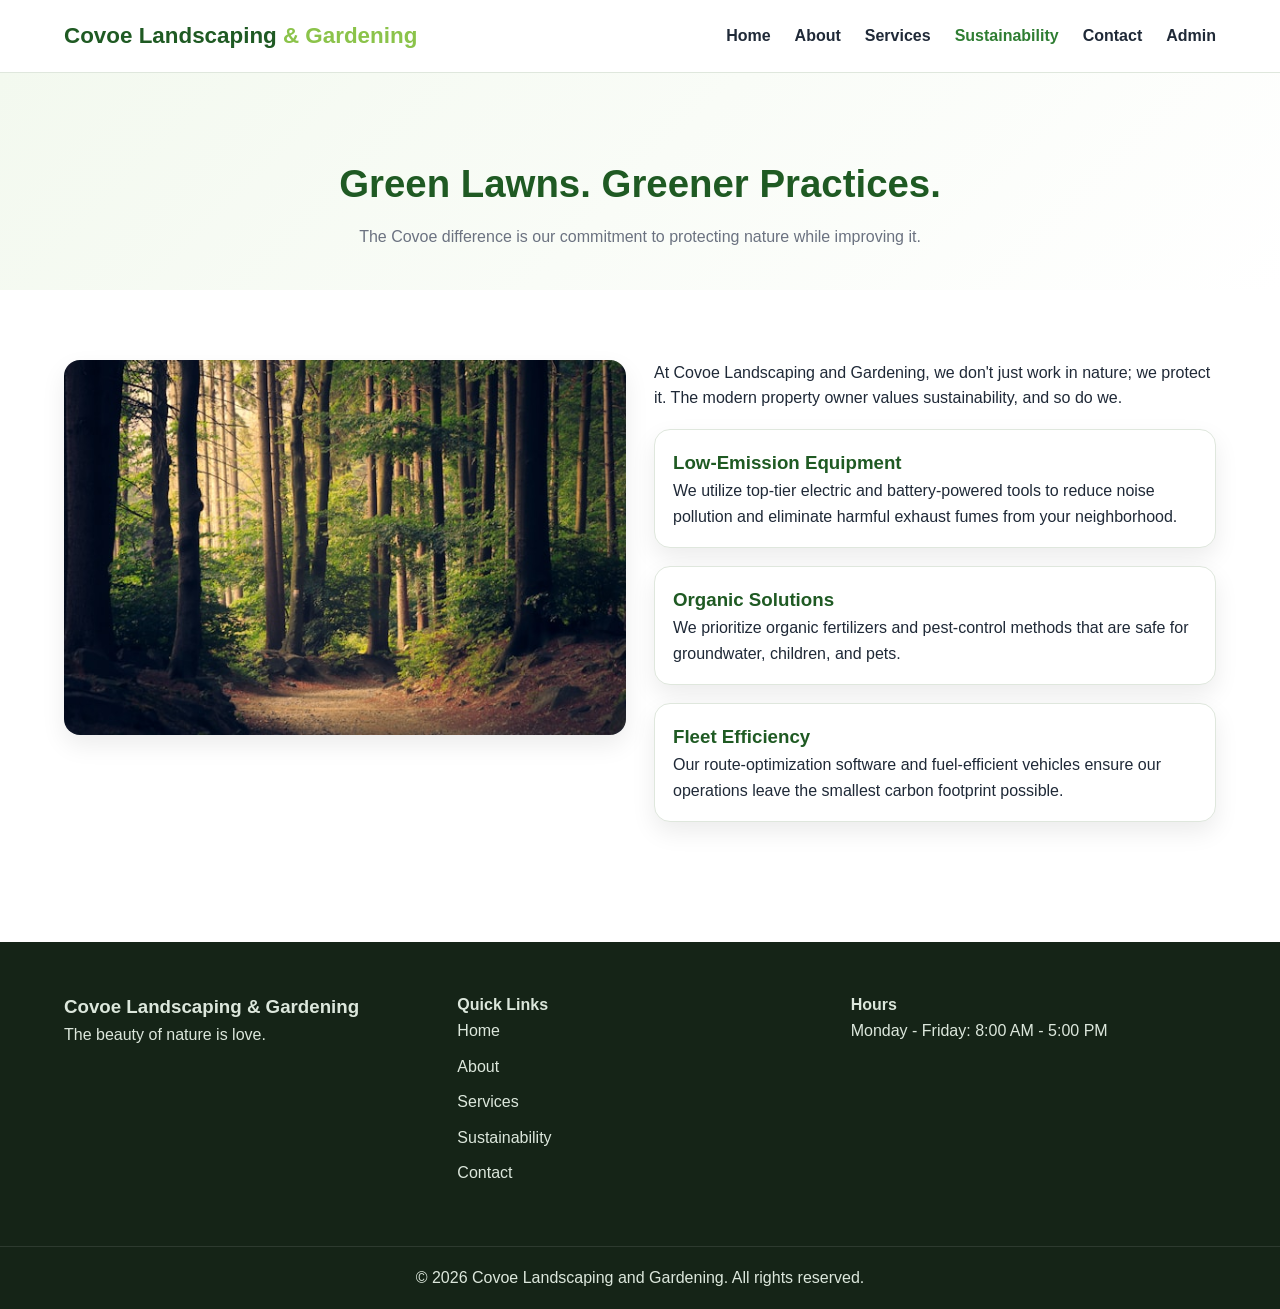
<file: sustainability.html>
<!DOCTYPE html>
<html lang="en">
<head>
  <meta charset="UTF-8" />
  <meta name="viewport" content="width=device-width, initial-scale=1.0" />
  <meta name="description" content="Discover the eco-friendly landscaping practices used by Covoe Landscaping and Gardening." />
  <meta name="google-site-verification" content="add_your_google_verification_code_here" />
  <title>Sustainability | Covoe Landscaping and Gardening</title>
  <link rel="stylesheet" href="css/style.css" />
</head>
<body>
  <header class="site-header">
    <div class="container nav-container">
      <a href="index.html" class="logo">Covoe Landscaping <span>& Gardening</span></a>
      <button class="menu-toggle" id="menu-toggle" aria-label="Toggle Menu">☰</button>
      <nav class="nav" id="nav">
        <ul>
          <li><a href="index.html">Home</a></li>
          <li><a href="about.html">About</a></li>
          <li><a href="services.html">Services</a></li>
          <li><a href="sustainability.html" class="active">Sustainability</a></li>
          <li><a href="contact.html">Contact</a></li>
          <li><a href="admin.html">Admin</a></li>
        </ul>
      </nav>
    </div>
  </header>

  <main>
    <section class="page-banner">
      <div class="container">
        <h1>Green Lawns. Greener Practices.</h1>
        <p>The Covoe difference is our commitment to protecting nature while improving it.</p>
      </div>
    </section>

    <section class="section">
      <div class="container two-column">
        <div>
          <img src="images/sustainability-placeholder.jpg" alt="Sustainability placeholder image" class="rounded-image" />
        </div>
        <div>
          <p>
            At Covoe Landscaping and Gardening, we don't just work in nature; we protect it.
            The modern property owner values sustainability, and so do we.
          </p>

          <div class="info-card">
            <h3>Low-Emission Equipment</h3>
            <p>
              We utilize top-tier electric and battery-powered tools to reduce noise pollution
              and eliminate harmful exhaust fumes from your neighborhood.
            </p>
          </div>

          <div class="info-card">
            <h3>Organic Solutions</h3>
            <p>
              We prioritize organic fertilizers and pest-control methods that are safe for
              groundwater, children, and pets.
            </p>
          </div>

          <div class="info-card">
            <h3>Fleet Efficiency</h3>
            <p>
              Our route-optimization software and fuel-efficient vehicles ensure our operations
              leave the smallest carbon footprint possible.
            </p>
          </div>
        </div>
      </div>
    </section>
  </main>

  <footer class="site-footer">
    <div class="container footer-grid">
      <div>
        <h3>Covoe Landscaping & Gardening</h3>
        <p>The beauty of nature is love.</p>
      </div>
      <div>
        <h4>Quick Links</h4>
        <ul class="footer-links">
          <li><a href="index.html">Home</a></li>
          <li><a href="about.html">About</a></li>
          <li><a href="services.html">Services</a></li>
          <li><a href="sustainability.html">Sustainability</a></li>
          <li><a href="contact.html">Contact</a></li>
        </ul>
      </div>
      <div>
        <h4>Hours</h4>
        <ul class="footer-links">
          <li>Monday - Friday: 8:00 AM - 5:00 PM</li>
        </ul>
      </div>
    </div>
    <div class="footer-bottom">
      <p>&copy; 2026 Covoe Landscaping and Gardening. All rights reserved.</p>
    </div>
  </footer>

  <script src="js/script.js"></script>
</body>
</html>
</file>
<file: css/style.css>
:root {
  --primary: #2e7d32;
  --primary-dark: #1f5a23;
  --secondary: #8bc34a;
  --accent: #5d4037;
  --light: #f7fbf5;
  --white: #ffffff;
  --text: #1f2937;
  --muted: #6b7280;
  --border: #dfe7dd;
  --shadow: 0 10px 25px rgba(0, 0, 0, 0.08);
  --radius: 16px;
  --max-width: 1200px;
  --transition: 0.3s ease;
}

* {
  margin: 0;
  padding: 0;
  box-sizing: border-box;
}

html {
  scroll-behavior: smooth;
}

body {
  font-family: Arial, Helvetica, sans-serif;
  color: var(--text);
  background: var(--white);
  line-height: 1.6;
}

img {
  max-width: 100%;
  display: block;
}

a {
  text-decoration: none;
  color: inherit;
}

ul {
  list-style: none;
}

.container {
  width: 90%;
  max-width: var(--max-width);
  margin: 0 auto;
}

.site-header {
  position: sticky;
  top: 0;
  z-index: 1000;
  background: rgba(255, 255, 255, 0.96);
  border-bottom: 1px solid var(--border);
  backdrop-filter: blur(8px);
}

.nav-container {
  display: flex;
  justify-content: space-between;
  align-items: center;
  padding: 18px 0;
}

.logo {
  font-size: 1.4rem;
  font-weight: 800;
  color: var(--primary-dark);
}

.logo span {
  color: var(--secondary);
}

.nav ul {
  display: flex;
  gap: 24px;
  align-items: center;
}

.nav a {
  color: var(--text);
  font-weight: 600;
  transition: var(--transition);
}

.nav a:hover,
.nav a.active {
  color: var(--primary);
}

.menu-toggle {
  display: none;
  font-size: 1.8rem;
  background: none;
  border: none;
  cursor: pointer;
}

.hero {
  background: linear-gradient(135deg, #eef7ea, #f7fbf5);
  padding: 70px 0;
}

.hero-content {
  display: grid;
  grid-template-columns: 1.1fr 1fr;
  gap: 40px;
  align-items: center;
}

.hero-text h1 {
  font-size: 3rem;
  line-height: 1.1;
  margin-bottom: 20px;
  color: var(--primary-dark);
}

.subheadline {
  font-size: 1.1rem;
  color: var(--muted);
  margin-bottom: 16px;
}

.tagline {
  font-style: italic;
  color: var(--accent);
  margin-bottom: 24px;
}

.hero-image img,
.rounded-image,
.wide-banner-image,
.feature-card img,
.service-detail-card img {
  border-radius: var(--radius);
  box-shadow: var(--shadow);
  object-fit: cover;
}

.wide-banner-image {
  width: 100%;
  max-height: 420px;
}

.section {
  padding: 70px 0;
}

.section-light {
  background: var(--light);
}

.section-title {
  text-align: center;
  margin-bottom: 40px;
}

.section-title h2 {
  font-size: 2rem;
  color: var(--primary-dark);
  margin-bottom: 10px;
}

.section-title p {
  color: var(--muted);
}

.feature-grid,
.services-grid,
.service-detail-grid,
.footer-grid,
.contact-grid,
.two-column {
  display: grid;
  gap: 28px;
}

.feature-grid {
  grid-template-columns: repeat(3, 1fr);
}

.feature-card,
.service-box,
.service-detail-card,
.info-card,
.contact-info-box,
.mission-box {
  background: var(--white);
  border: 1px solid var(--border);
  border-radius: var(--radius);
  box-shadow: var(--shadow);
}

.feature-card {
  overflow: hidden;
}

.feature-card img {
  width: 100%;
  height: 220px;
}

.feature-card h3,
.service-detail-card h2,
.info-card h3,
.contact-info-box h3,
.mission-box h3 {
  color: var(--primary-dark);
}

.feature-card h3,
.feature-card p,
.service-detail-card h2,
.service-detail-card p,
.info-card,
.contact-info-box,
.mission-box {
  padding: 18px;
}

.services-grid {
  grid-template-columns: repeat(4, 1fr);
}

.service-box {
  padding: 30px 20px;
  text-align: center;
  transition: transform var(--transition);
}

.service-box:hover {
  transform: translateY(-6px);
}

.icon-circle {
  width: 70px;
  height: 70px;
  margin: 0 auto 16px;
  border-radius: 50%;
  display: grid;
  place-items: center;
  background: #e8f5e9;
  font-size: 1.8rem;
}

.page-banner {
  padding: 80px 0 40px;
  background: linear-gradient(135deg, #f3f9ef, #ffffff);
  text-align: center;
}

.page-banner h1 {
  color: var(--primary-dark);
  font-size: 2.4rem;
  margin-bottom: 10px;
}

.page-banner p {
  color: var(--muted);
}

.two-column {
  grid-template-columns: 1fr 1fr;
  align-items: start;
}

.service-detail-grid {
  grid-template-columns: repeat(2, 1fr);
}

.service-detail-card {
  overflow: hidden;
}

.service-detail-card img {
  width: 100%;
  height: 240px;
}

.info-card {
  margin-top: 18px;
}

.center {
  text-align: center;
  margin-top: 32px;
}

.btn {
  display: inline-block;
  padding: 14px 26px;
  border-radius: 999px;
  font-weight: 700;
  transition: var(--transition);
  border: none;
  cursor: pointer;
}

.btn-primary {
  background: var(--primary);
  color: var(--white);
}

.btn-primary:hover {
  background: var(--primary-dark);
}

.btn-secondary {
  background: var(--accent);
  color: var(--white);
}

.btn-secondary:hover {
  background: #4a3028;
}

.contact-grid {
  grid-template-columns: 1fr 1fr;
  align-items: start;
}

.map-container {
  border-radius: var(--radius);
  box-shadow: var(--shadow);
  overflow: hidden;
  margin-bottom: 20px;
}

.map-container iframe {
  border-radius: var(--radius);
}

.contact-form {
  background: var(--white);
  padding: 28px;
  border-radius: var(--radius);
  box-shadow: var(--shadow);
  border: 1px solid var(--border);
}

.form-group {
  margin-bottom: 18px;
}

.form-group label {
  display: block;
  font-weight: 700;
  margin-bottom: 8px;
}

.form-group input,
.form-group select,
.form-group textarea {
  width: 100%;
  padding: 14px;
  border: 1px solid #cfd8cc;
  border-radius: 12px;
  font-size: 1rem;
}

.form-group input:focus,
.form-group select:focus,
.form-group textarea:focus {
  border-color: var(--primary);
  outline: none;
}

.error-message {
  display: block;
  color: #c62828;
  margin-top: 6px;
  font-size: 0.9rem;
}

.form-status {
  margin-top: 15px;
  font-weight: bold;
}

.site-footer {
  background: #152417;
  color: #dce7dc;
  margin-top: 50px;
}

.footer-grid {
  grid-template-columns: repeat(3, 1fr);
  padding: 50px 0;
}

.footer-links li {
  margin-bottom: 10px;
}

.footer-links a:hover {
  color: var(--secondary);
}

.footer-bottom {
  text-align: center;
  padding: 18px 0;
  border-top: 1px solid rgba(255, 255, 255, 0.1);
}

@media (max-width: 992px) {
  .hero-content,
  .feature-grid,
  .services-grid,
  .service-detail-grid,
  .footer-grid,
  .contact-grid,
  .two-column {
    grid-template-columns: 1fr 1fr;
  }

  .services-grid {
    grid-template-columns: repeat(2, 1fr);
  }
}

@media (max-width: 768px) {
  .menu-toggle {
    display: block;
  }

  .nav {
    position: absolute;
    top: 72px;
    right: 5%;
    width: 260px;
    background: var(--white);
    border-radius: 12px;
    box-shadow: var(--shadow);
    border: 1px solid var(--border);
    display: none;
  }

  .nav.open {
    display: block;
  }

  .nav ul {
    flex-direction: column;
    padding: 16px;
    gap: 16px;
  }

  .hero-content,
  .feature-grid,
  .services-grid,
  .service-detail-grid,
  .footer-grid,
  .contact-grid,
  .two-column {
    grid-template-columns: 1fr;
  }

  .hero-text h1 {
    font-size: 2.2rem;
  }

  .page-banner h1 {
    font-size: 1.9rem;
  }
}
</file>
